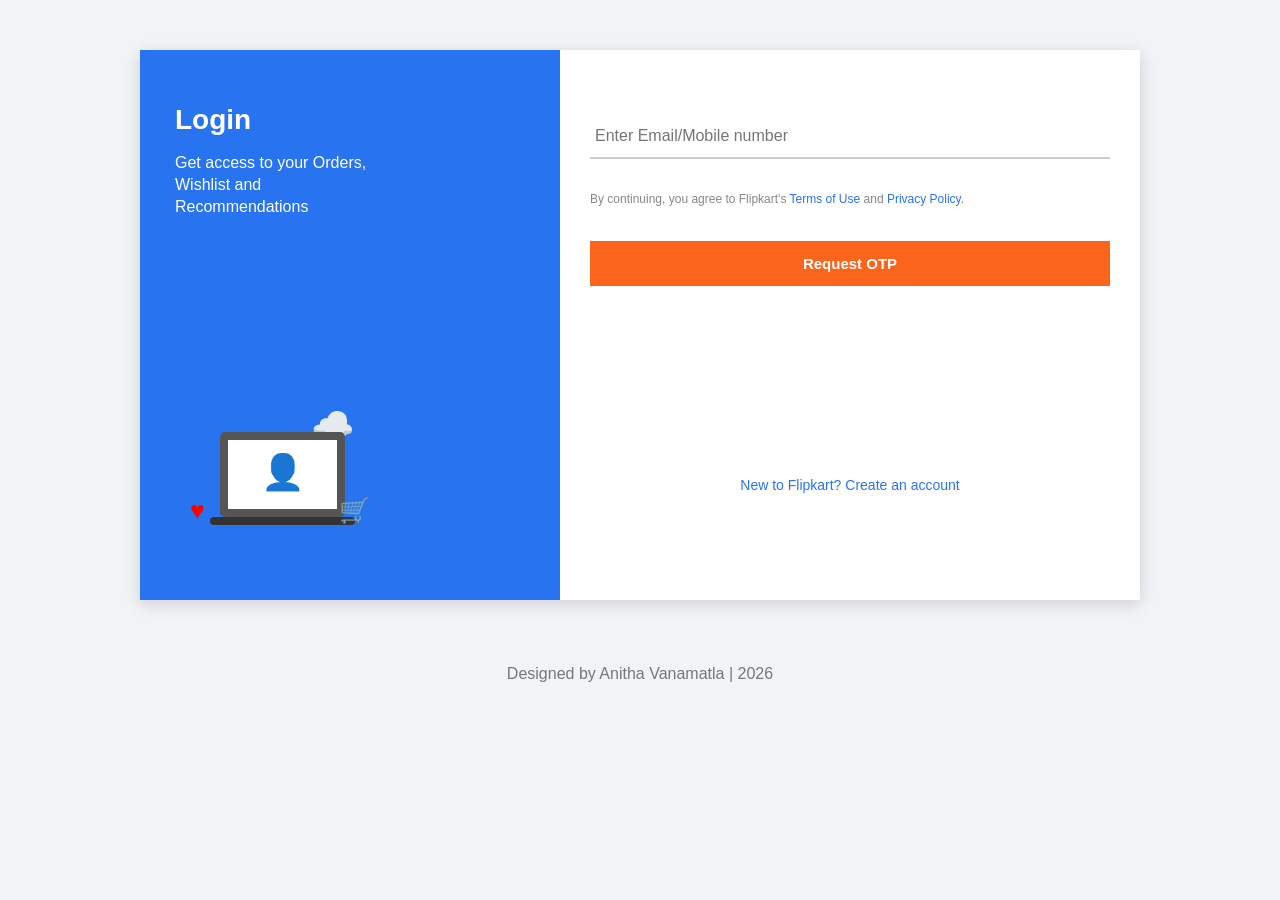
<file: ExcelR_Frontend_Assignments/Assignment_04_Flipkart_Login/index.html>
<!DOCTYPE html>
<html lang="en">

<head>
    <meta charset="UTF-8">
    <meta name="viewport" content="width=device-width, initial-scale=1.0">

    <title>Anitha's Flipkart Login Page</title>

    <link rel="stylesheet" href="style.css">
</head>

<body>

    <div class="login-container">

        <!-- Left Login Information Section -->
        <div class="left-section">

            <h1>Login</h1>

            <p>
                Get access to your Orders,
                Wishlist and Recommendations
            </p>

            <!-- Simple Illustration -->
            <div class="illustration">
                <div class="cloud">☁️</div>
                <div class="laptop">
                    <div class="screen">👤</div>
                    <div class="base"></div>
                </div>
                <div class="heart">♥</div>
                <div class="cart">🛒</div>
            </div>

        </div>

        <!-- Right Login Form Section -->
        <div class="right-section">

            <form action="#" method="get">

                <input
                    type="text"
                    placeholder="Enter Email/Mobile number"
                    required
                    pattern="[0-9]{10}|[A-Za-z0-9._%+-]+@[A-Za-z0-9.-]+\.[A-Za-z]{2,}"
                    title="Enter a valid 10-digit mobile number or email address">

                <p class="terms">
                    By continuing, you agree to Flipkart's
                    <a href="#">Terms of Use</a> and
                    <a href="#">Privacy Policy</a>.
                </p>

                <button type="submit">
                    Request OTP
                </button>

                <div class="create-account">
                    <a href="#">
                        New to Flipkart? Create an account
                    </a>
                </div>

            </form>

        </div>

    </div>

    <footer>
        Designed by Anitha Vanamatla | 2026
    </footer>

</body>
</html>
</file>
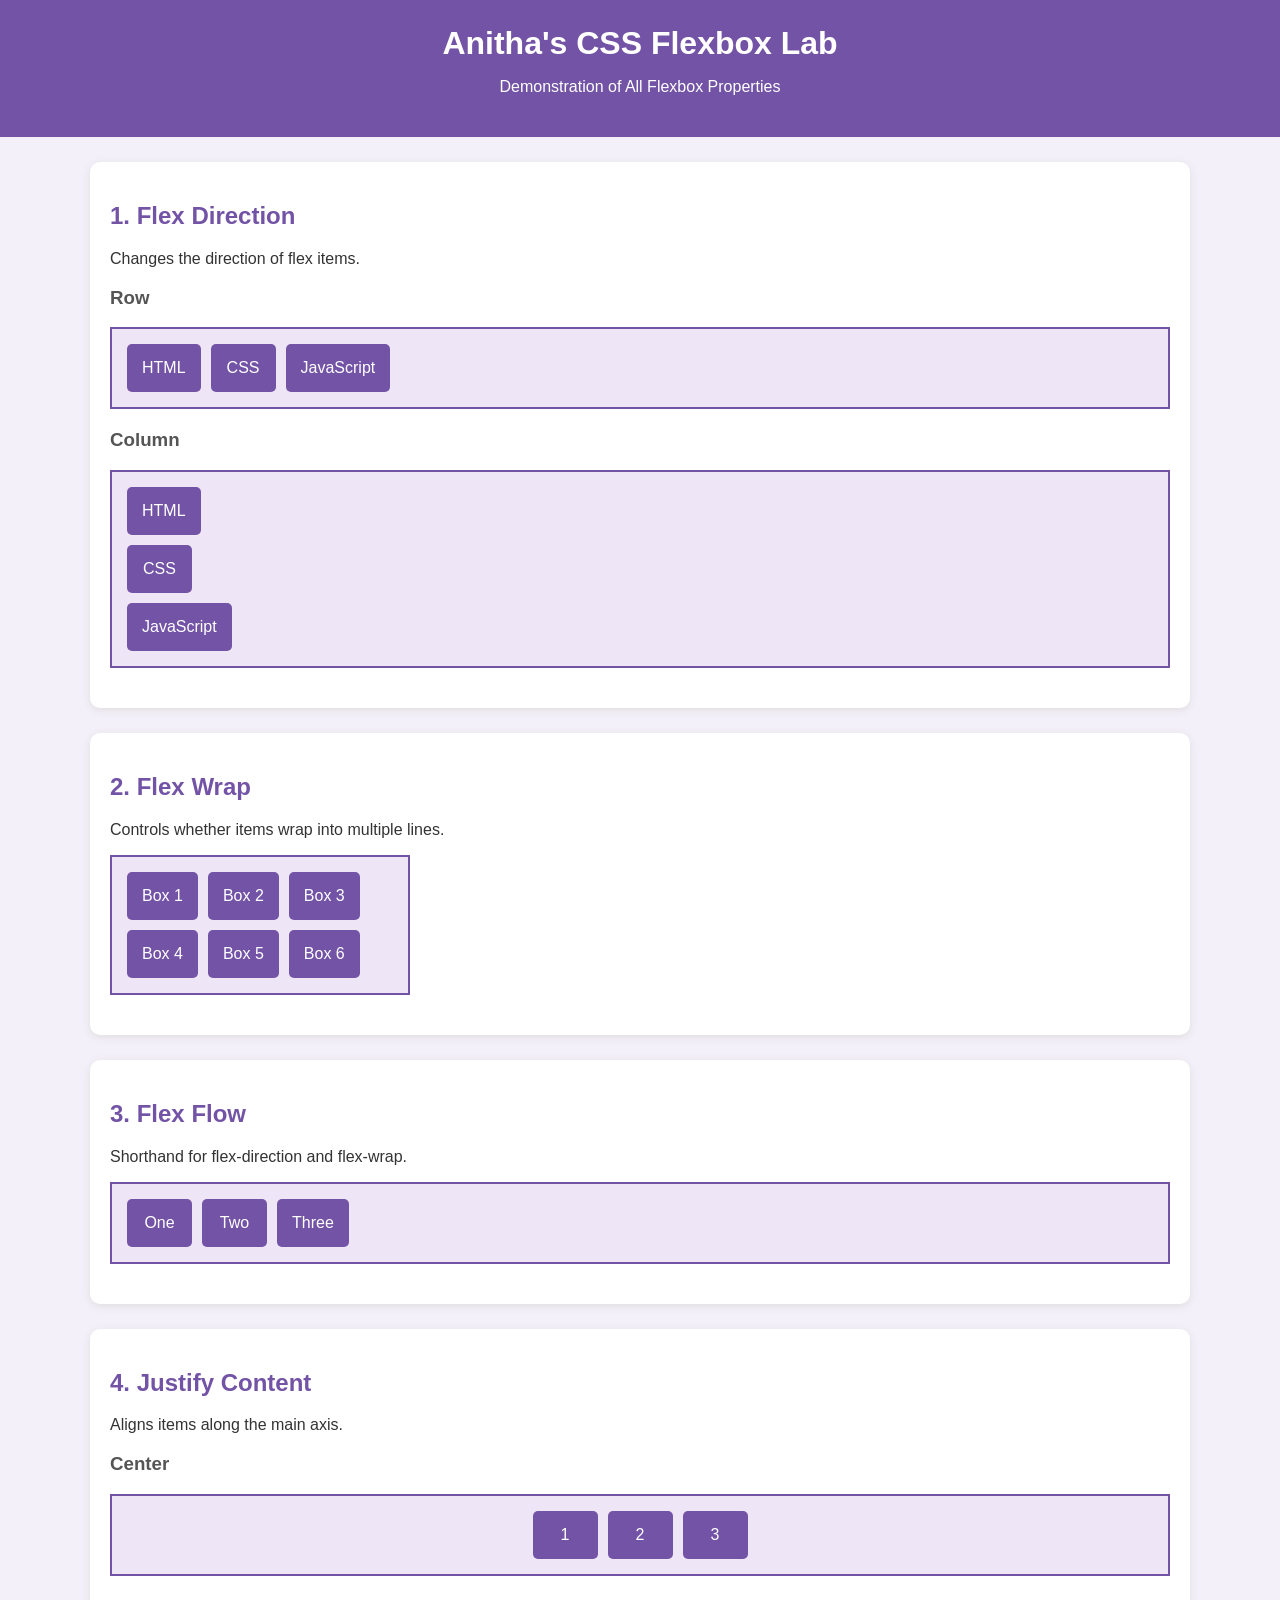
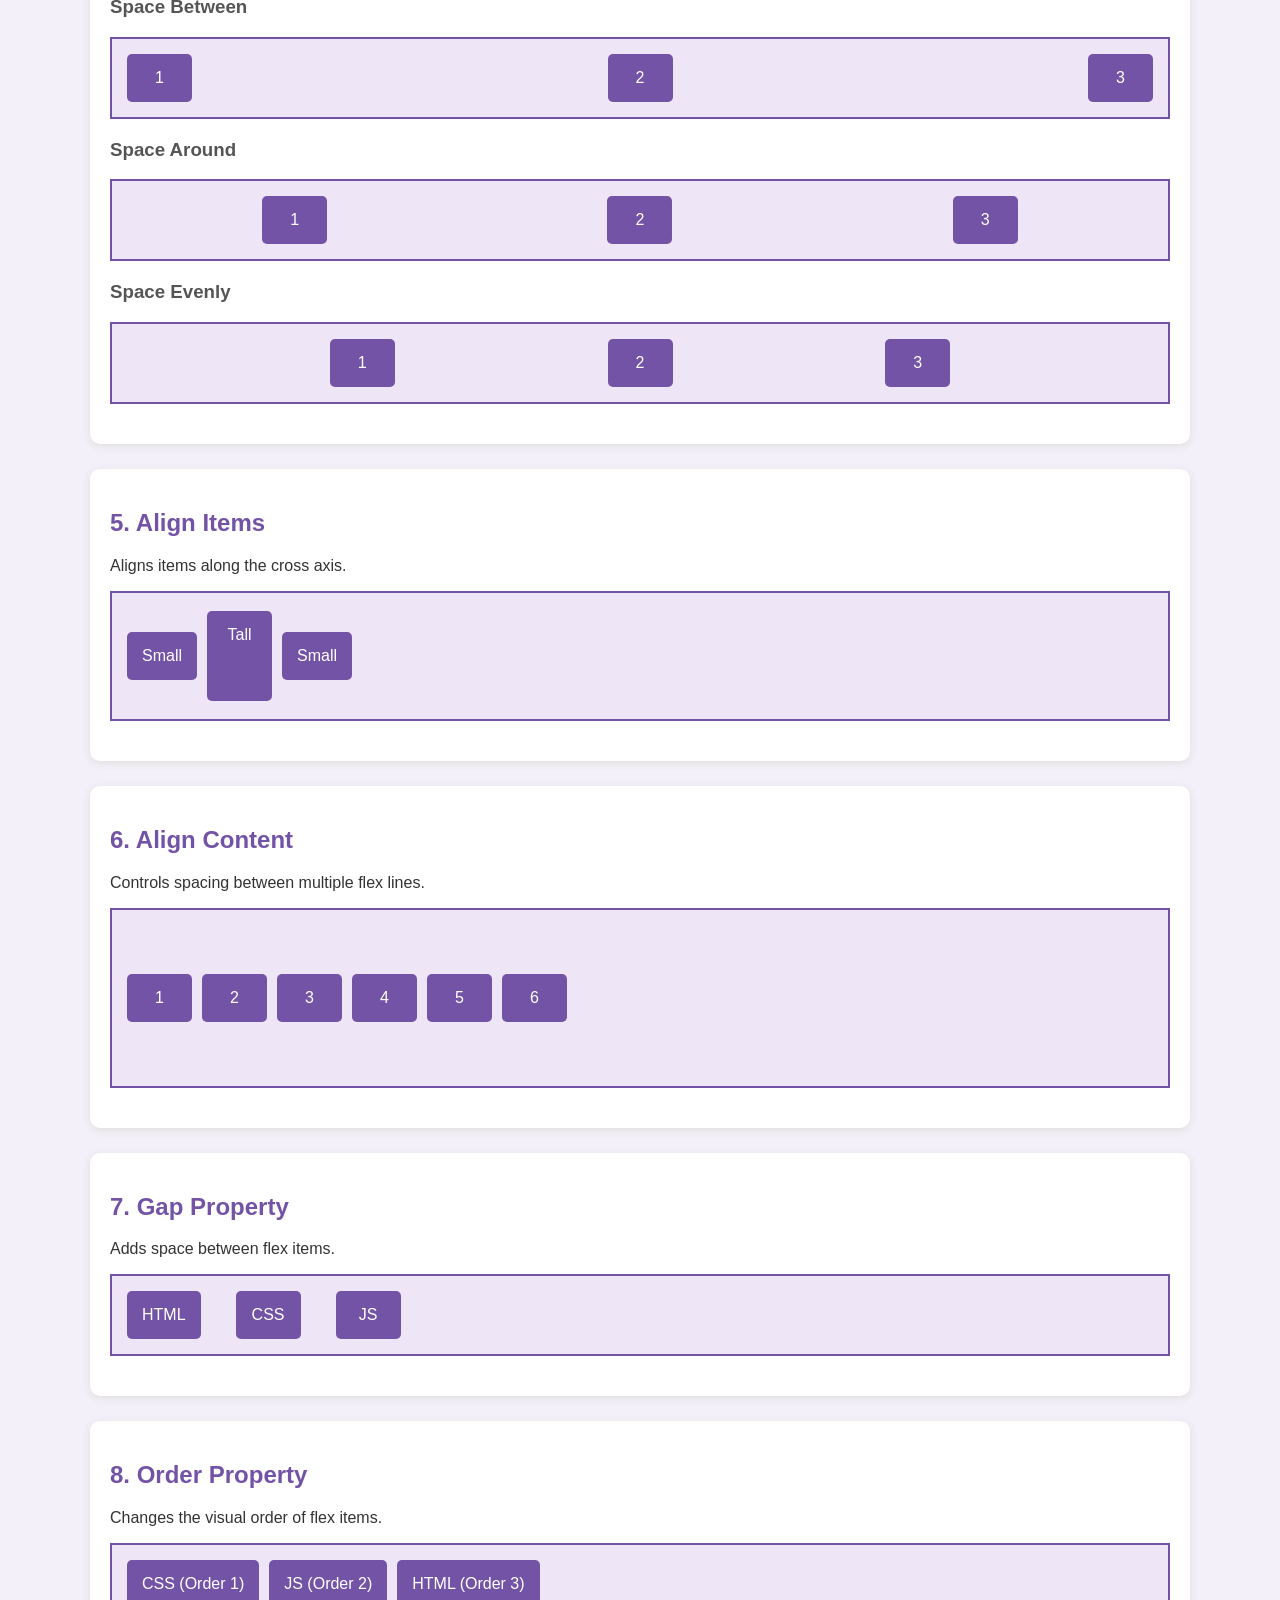
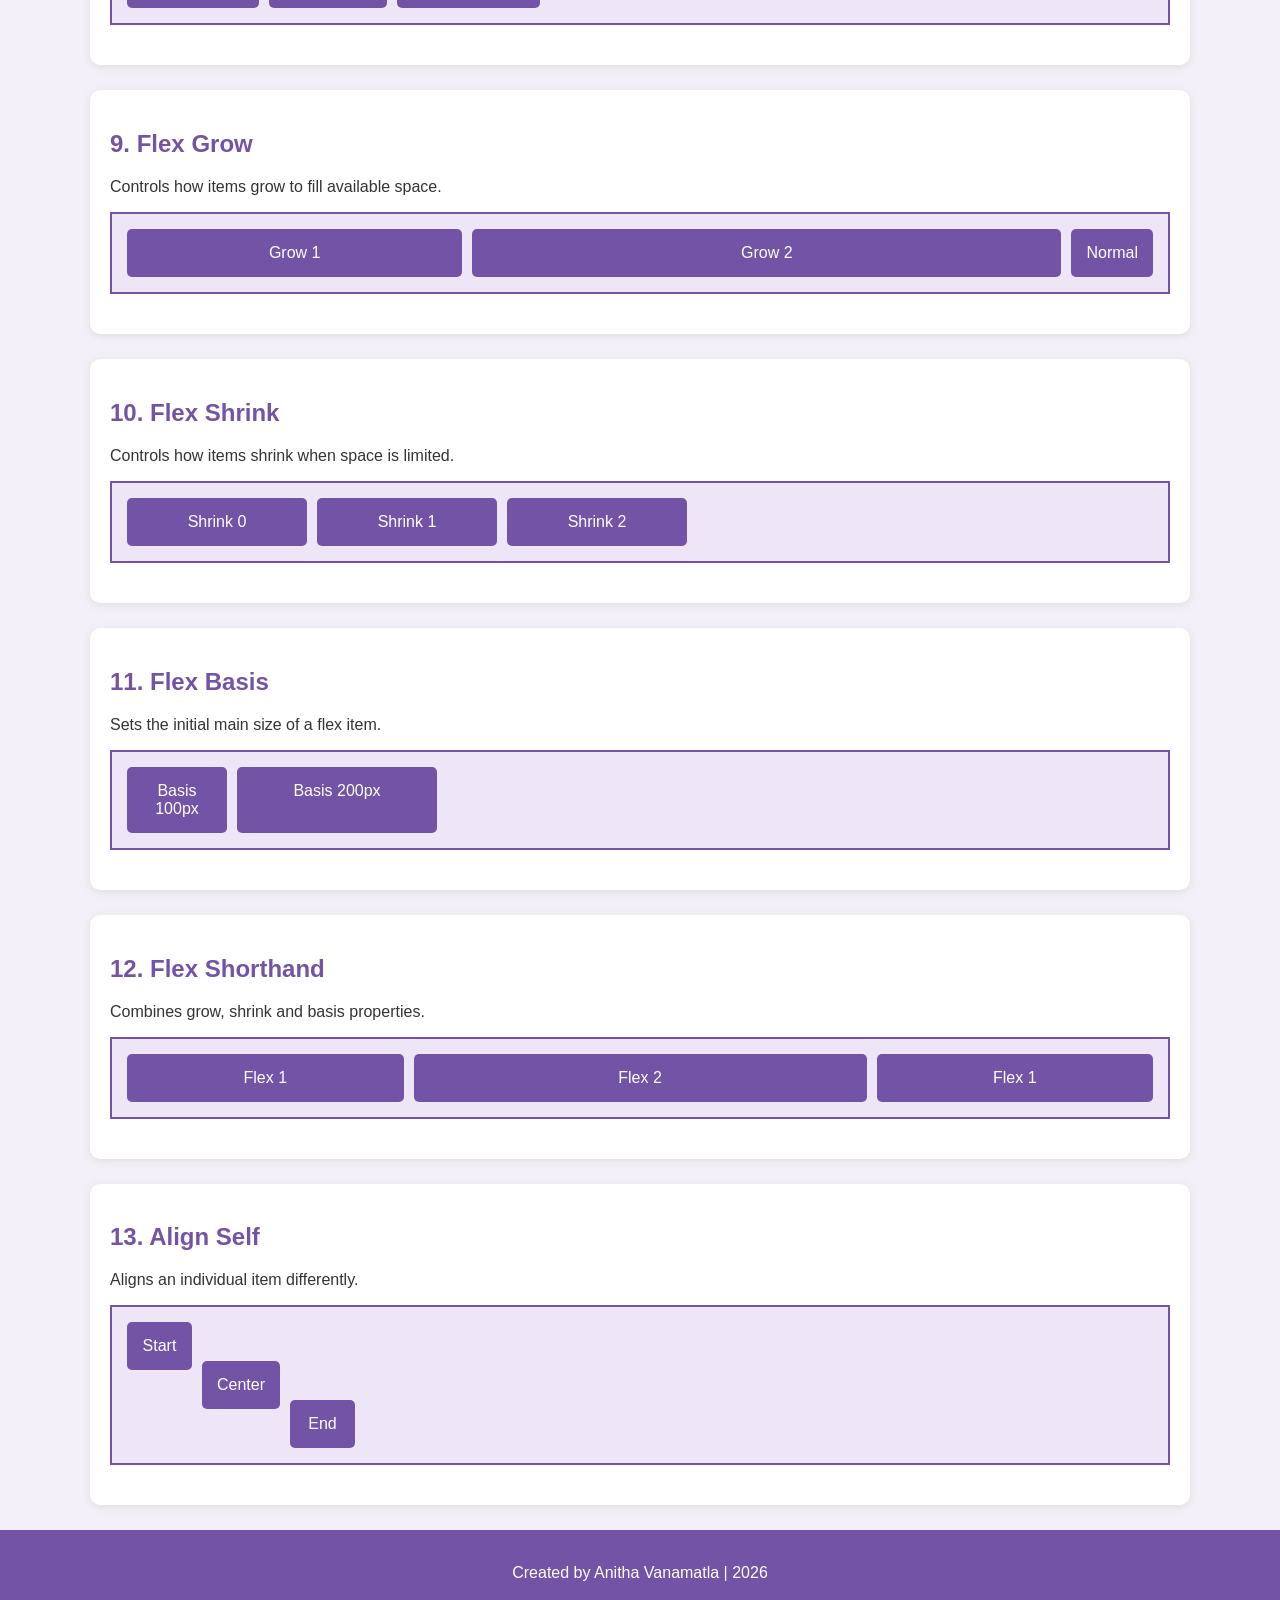
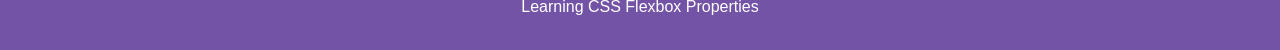
<file: ExcelR_Frontend_Assignments/Assignment_05_Flexbox/index.html>
<!DOCTYPE html>
<html lang="en">

<head>
    <meta charset="UTF-8">
    <meta name="viewport" content="width=device-width, initial-scale=1.0">

    <title>Anitha - CSS Flexbox Properties</title>

    <link rel="stylesheet" href="style.css">
</head>

<body>

    <header>
        <h1>Anitha's CSS Flexbox Lab</h1>
        <p>Demonstration of All Flexbox Properties</p>
    </header>

    <main>

        <!-- 1. Flex Direction -->
        <section>
            <h2>1. Flex Direction</h2>
            <p>Changes the direction of flex items.</p>

            <h3>Row</h3>
            <div class="flex-container row">
                <div class="box">HTML</div>
                <div class="box">CSS</div>
                <div class="box">JavaScript</div>
            </div>

            <h3>Column</h3>
            <div class="flex-container column">
                <div class="box">HTML</div>
                <div class="box">CSS</div>
                <div class="box">JavaScript</div>
            </div>
        </section>

        <!-- 2. Flex Wrap -->
        <section>
            <h2>2. Flex Wrap</h2>
            <p>Controls whether items wrap into multiple lines.</p>

            <div class="flex-container wrap">
                <div class="box">Box 1</div>
                <div class="box">Box 2</div>
                <div class="box">Box 3</div>
                <div class="box">Box 4</div>
                <div class="box">Box 5</div>
                <div class="box">Box 6</div>
            </div>
        </section>

        <!-- 3. Flex Flow -->
        <section>
            <h2>3. Flex Flow</h2>
            <p>Shorthand for flex-direction and flex-wrap.</p>

            <div class="flex-container flow">
                <div class="box">One</div>
                <div class="box">Two</div>
                <div class="box">Three</div>
            </div>
        </section>

        <!-- 4. Justify Content -->
        <section>
            <h2>4. Justify Content</h2>
            <p>Aligns items along the main axis.</p>

            <h3>Center</h3>
            <div class="flex-container justify-center">
                <div class="box">1</div>
                <div class="box">2</div>
                <div class="box">3</div>
            </div>

            <h3>Space Between</h3>
            <div class="flex-container justify-between">
                <div class="box">1</div>
                <div class="box">2</div>
                <div class="box">3</div>
            </div>

            <h3>Space Around</h3>
            <div class="flex-container justify-around">
                <div class="box">1</div>
                <div class="box">2</div>
                <div class="box">3</div>
            </div>

            <h3>Space Evenly</h3>
            <div class="flex-container justify-evenly">
                <div class="box">1</div>
                <div class="box">2</div>
                <div class="box">3</div>
            </div>
        </section>

        <!-- 5. Align Items -->
        <section>
            <h2>5. Align Items</h2>
            <p>Aligns items along the cross axis.</p>

            <div class="flex-container align-center">
                <div class="box">Small</div>
                <div class="box tall">Tall</div>
                <div class="box">Small</div>
            </div>
        </section>

        <!-- 6. Align Content -->
        <section>
            <h2>6. Align Content</h2>
            <p>Controls spacing between multiple flex lines.</p>

            <div class="flex-container align-content">
                <div class="box">1</div>
                <div class="box">2</div>
                <div class="box">3</div>
                <div class="box">4</div>
                <div class="box">5</div>
                <div class="box">6</div>
            </div>
        </section>

        <!-- 7. Gap -->
        <section>
            <h2>7. Gap Property</h2>
            <p>Adds space between flex items.</p>

            <div class="flex-container gap-example">
                <div class="box">HTML</div>
                <div class="box">CSS</div>
                <div class="box">JS</div>
            </div>
        </section>

        <!-- 8. Order -->
        <section>
            <h2>8. Order Property</h2>
            <p>Changes the visual order of flex items.</p>

            <div class="flex-container order-example">
                <div class="box order-three">HTML (Order 3)</div>
                <div class="box order-one">CSS (Order 1)</div>
                <div class="box order-two">JS (Order 2)</div>
            </div>
        </section>

        <!-- 9. Flex Grow -->
        <section>
            <h2>9. Flex Grow</h2>
            <p>Controls how items grow to fill available space.</p>

            <div class="flex-container grow-example">
                <div class="box grow-one">Grow 1</div>
                <div class="box grow-two">Grow 2</div>
                <div class="box">Normal</div>
            </div>
        </section>

        <!-- 10. Flex Shrink -->
        <section>
            <h2>10. Flex Shrink</h2>
            <p>Controls how items shrink when space is limited.</p>

            <div class="flex-container shrink-example">
                <div class="box shrink-zero">Shrink 0</div>
                <div class="box shrink-one">Shrink 1</div>
                <div class="box shrink-two">Shrink 2</div>
            </div>
        </section>

        <!-- 11. Flex Basis -->
        <section>
            <h2>11. Flex Basis</h2>
            <p>Sets the initial main size of a flex item.</p>

            <div class="flex-container basis-example">
                <div class="box">Basis 100px</div>
                <div class="box">Basis 200px</div>
            </div>
        </section>

        <!-- 12. Flex Shorthand -->
        <section>
            <h2>12. Flex Shorthand</h2>
            <p>Combines grow, shrink and basis properties.</p>

            <div class="flex-container flex-example">
                <div class="box">Flex 1</div>
                <div class="box">Flex 2</div>
                <div class="box">Flex 1</div>
            </div>
        </section>

        <!-- 13. Align Self -->
        <section>
            <h2>13. Align Self</h2>
            <p>Aligns an individual item differently.</p>

            <div class="flex-container self-example">
                <div class="box self-start">Start</div>
                <div class="box self-center">Center</div>
                <div class="box self-end">End</div>
            </div>
        </section>

    </main>

    <footer>
        <p>Created by Anitha Vanamatla | 2026</p>
        <p>Learning CSS Flexbox Properties</p>
    </footer>

</body>
</html>
</file>
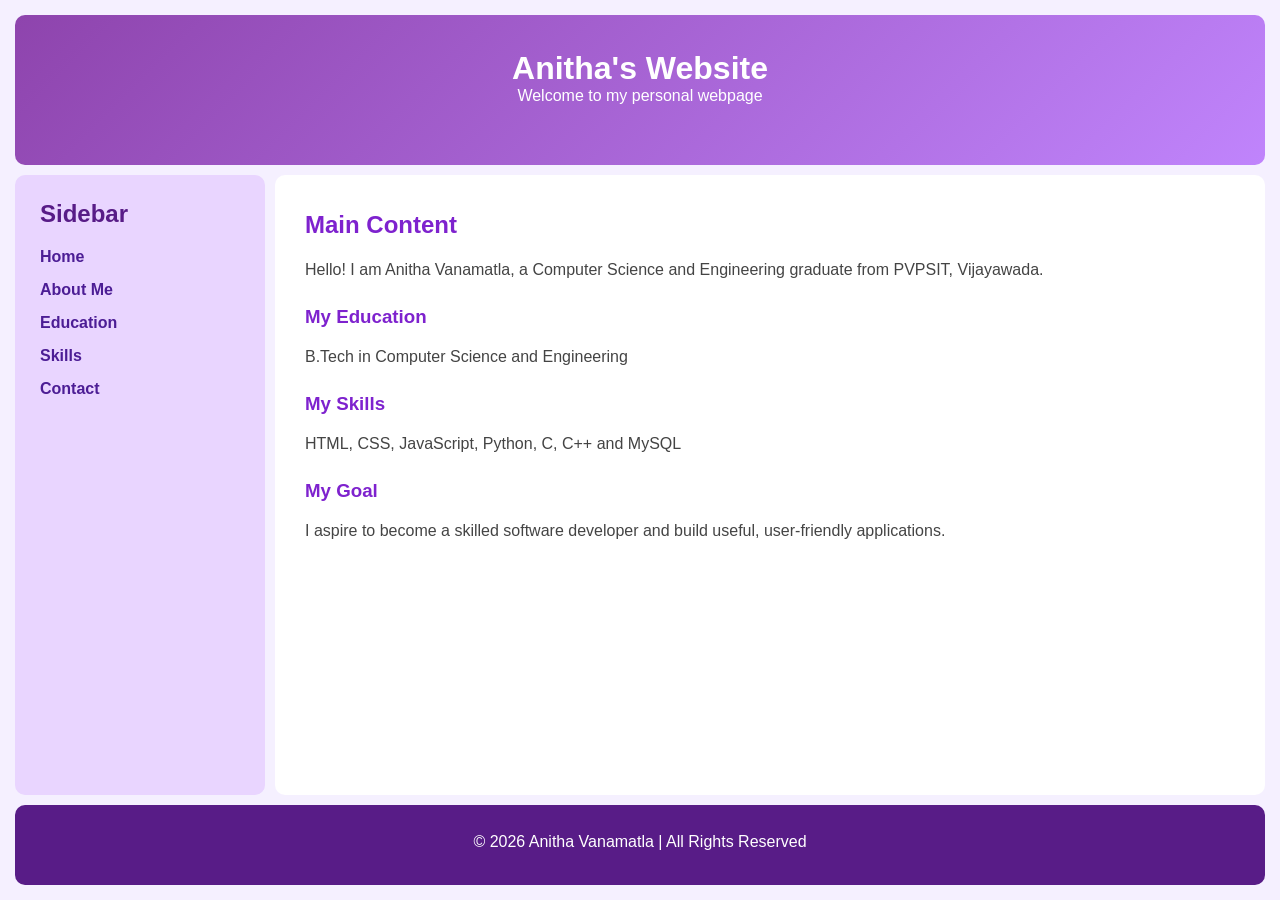
<file: ExcelR_Frontend_Assignments/Assignment_06_Grid/index.html>
<!DOCTYPE html>
<html lang="en">
<head>
    <meta charset="UTF-8">
    <meta name="viewport" content="width=device-width, initial-scale=1.0">
    <title>CSS Grid Layout - Anitha</title>
    <link rel="stylesheet" href="style.css">
</head>
<body>

    <div class="container">

        <header class="header">
            <h1>Anitha's Website</h1>
            <p>Welcome to my personal webpage</p>
        </header>

        <aside class="sidebar">
            <h2>Sidebar</h2>
            <ul>
                <li><a href="#">Home</a></li>
                <li><a href="#">About Me</a></li>
                <li><a href="#">Education</a></li>
                <li><a href="#">Skills</a></li>
                <li><a href="#">Contact</a></li>
            </ul>
        </aside>

        <main class="main-content">
            <h2>Main Content</h2>
            <p>
                Hello! I am Anitha Vanamatla, a Computer Science
                and Engineering graduate from PVPSIT, Vijayawada.
            </p>

            <h3>My Education</h3>
            <p>B.Tech in Computer Science and Engineering</p>

            <h3>My Skills</h3>
            <p>HTML, CSS, JavaScript, Python, C, C++ and MySQL</p>

            <h3>My Goal</h3>
            <p>
                I aspire to become a skilled software developer
                and build useful, user-friendly applications.
            </p>
        </main>

        <footer class="footer">
            <p>© 2026 Anitha Vanamatla | All Rights Reserved</p>
        </footer>

    </div>

</body>
</html>
</file>
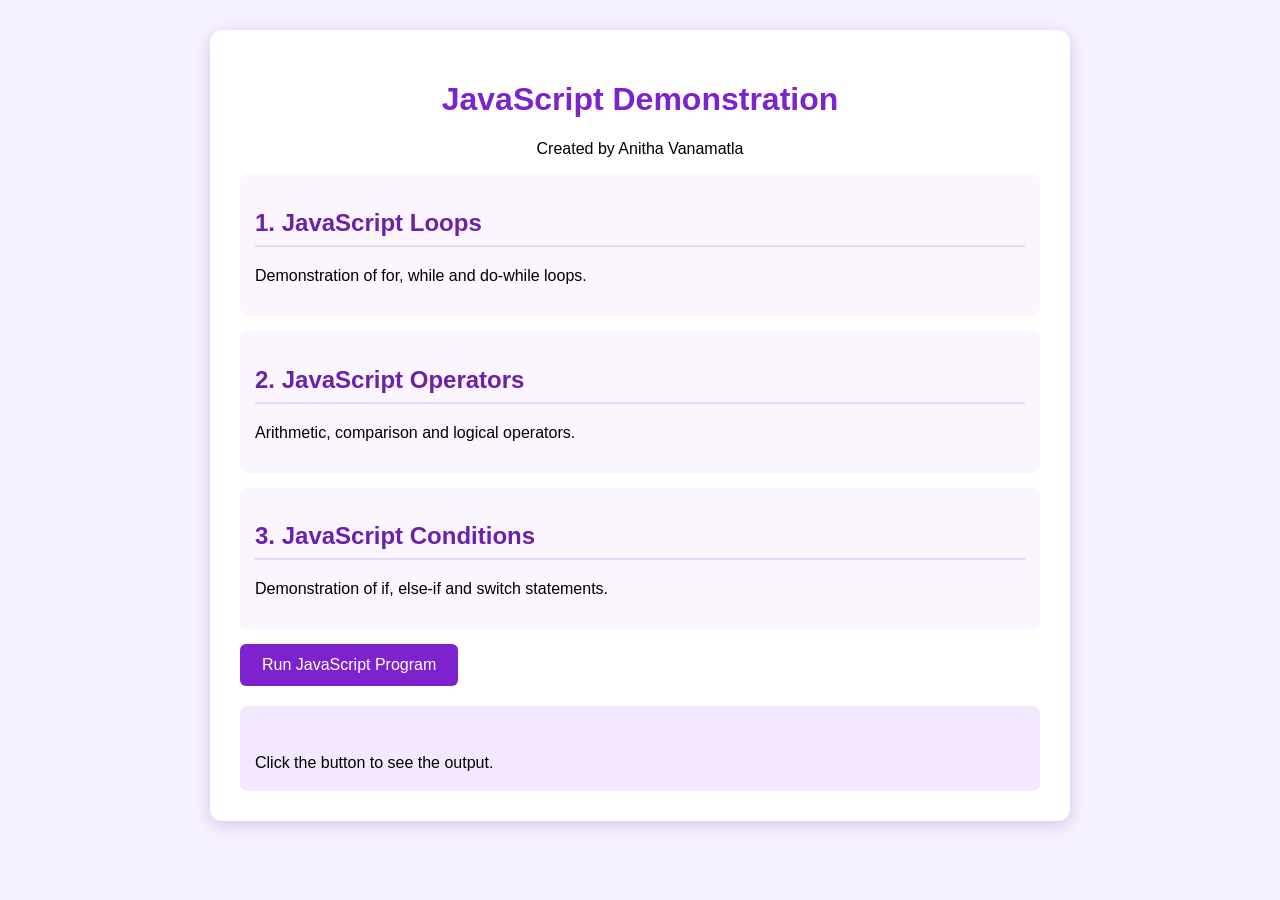
<file: ExcelR_Frontend_Assignments/Assignment_07_JavaScript/index.html>
<!DOCTYPE html>
<html lang="en">
<head>
    <meta charset="UTF-8">
    <meta name="viewport" content="width=device-width, initial-scale=1.0">
    <title>JavaScript Assignment - Anitha</title>
    <style>
        body {
            font-family: Arial, sans-serif;
            background-color: #f5f0ff;
            margin: 0;
            padding: 30px;
        }

        .container {
            max-width: 800px;
            margin: auto;
            background: white;
            padding: 30px;
            border-radius: 12px;
            box-shadow: 0 4px 15px #d8c6ed;
        }

        h1 {
            text-align: center;
            color: #7e22ce;
        }

        h2 {
            color: #6b21a8;
            border-bottom: 2px solid #e9d5ff;
            padding-bottom: 8px;
        }

        .section {
            background: #faf5ff;
            padding: 15px;
            margin: 15px 0;
            border-radius: 8px;
        }

        button {
            background: #7e22ce;
            color: white;
            border: none;
            padding: 12px 22px;
            border-radius: 6px;
            cursor: pointer;
            font-size: 16px;
        }

        button:hover {
            background: #581c87;
        }

        #output {
            margin-top: 20px;
            padding: 15px;
            background: #f3e8ff;
            border-radius: 8px;
            white-space: pre-line;
            line-height: 1.7;
        }
    </style>
</head>
<body>

    <div class="container">
        <h1>JavaScript Demonstration</h1>
        <p style="text-align:center;">
            Created by Anitha Vanamatla
        </p>

        <div class="section">
            <h2>1. JavaScript Loops</h2>
            <p>Demonstration of for, while and do-while loops.</p>
        </div>

        <div class="section">
            <h2>2. JavaScript Operators</h2>
            <p>Arithmetic, comparison and logical operators.</p>
        </div>

        <div class="section">
            <h2>3. JavaScript Conditions</h2>
            <p>Demonstration of if, else-if and switch statements.</p>
        </div>

        <button onclick="runProgram()">Run JavaScript Program</button>

        <div id="output">
            Click the button to see the output.
        </div>
    </div>

    <script src="script.js"></script>
</body>
</html>
</file>
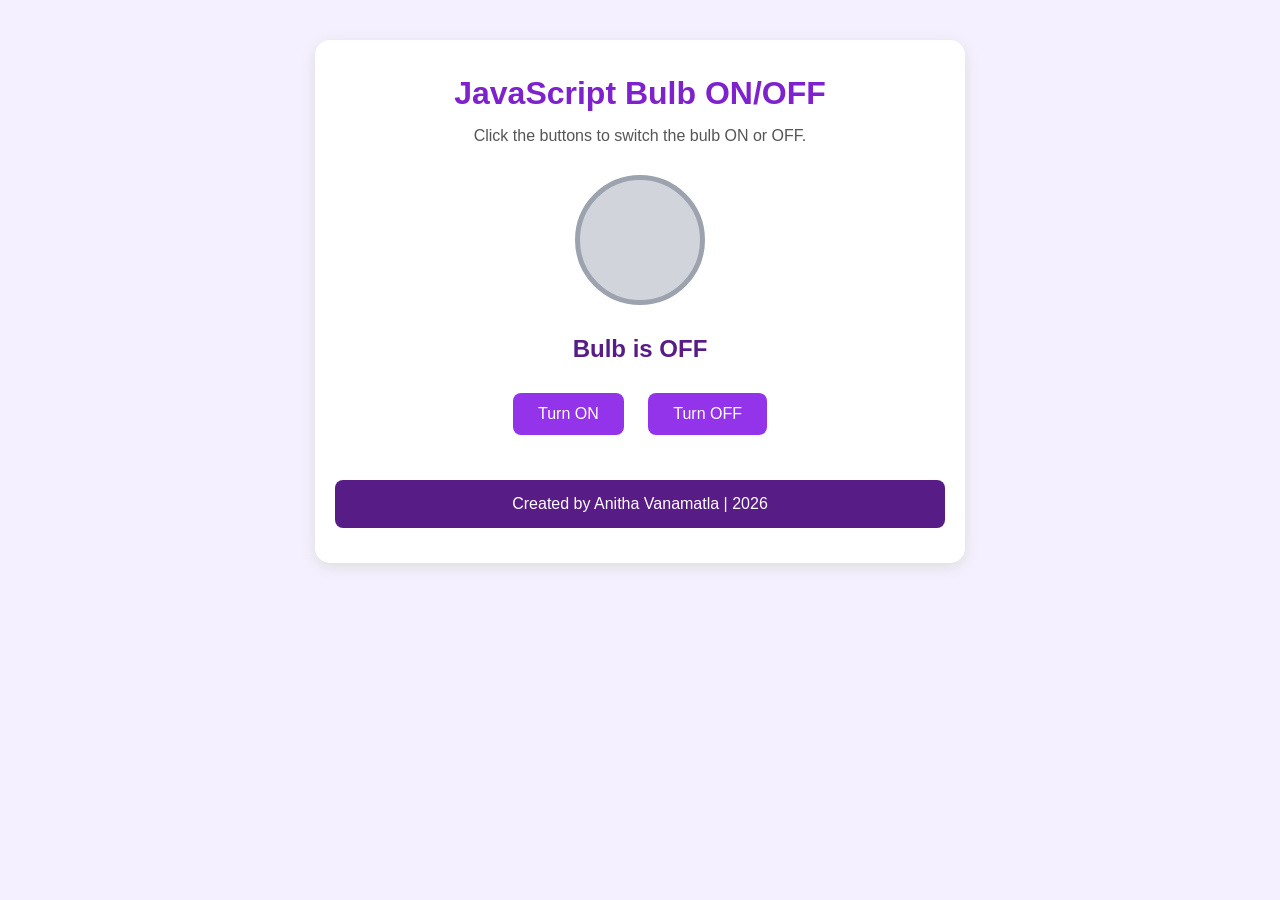
<file: ExcelR_Frontend_Assignments/Assignment_08_Bulb/index.html>
<!DOCTYPE html>
<html lang="en">
<head>
    <meta charset="UTF-8">
    <meta name="viewport" content="width=device-width, initial-scale=1.0">
    <title>Bulb ON OFF - Anitha</title>
    <link rel="stylesheet" href="style.css">
</head>
<body>

    <div class="container">

        <h1>JavaScript Bulb ON/OFF</h1>
        <p>Click the buttons to switch the bulb ON or OFF.</p>

        <div class="bulb-container">
            <div id="bulb" class="bulb"></div>
        </div>

        <h2 id="status">Bulb is OFF</h2>

        <div class="buttons">
            <button onclick="turnOn()">Turn ON</button>
            <button onclick="turnOff()">Turn OFF</button>
        </div>

        <footer>
            <p>Created by Anitha Vanamatla | 2026</p>
        </footer>

    </div>

    <script src="script.js"></script>

</body>
</html>
</file>
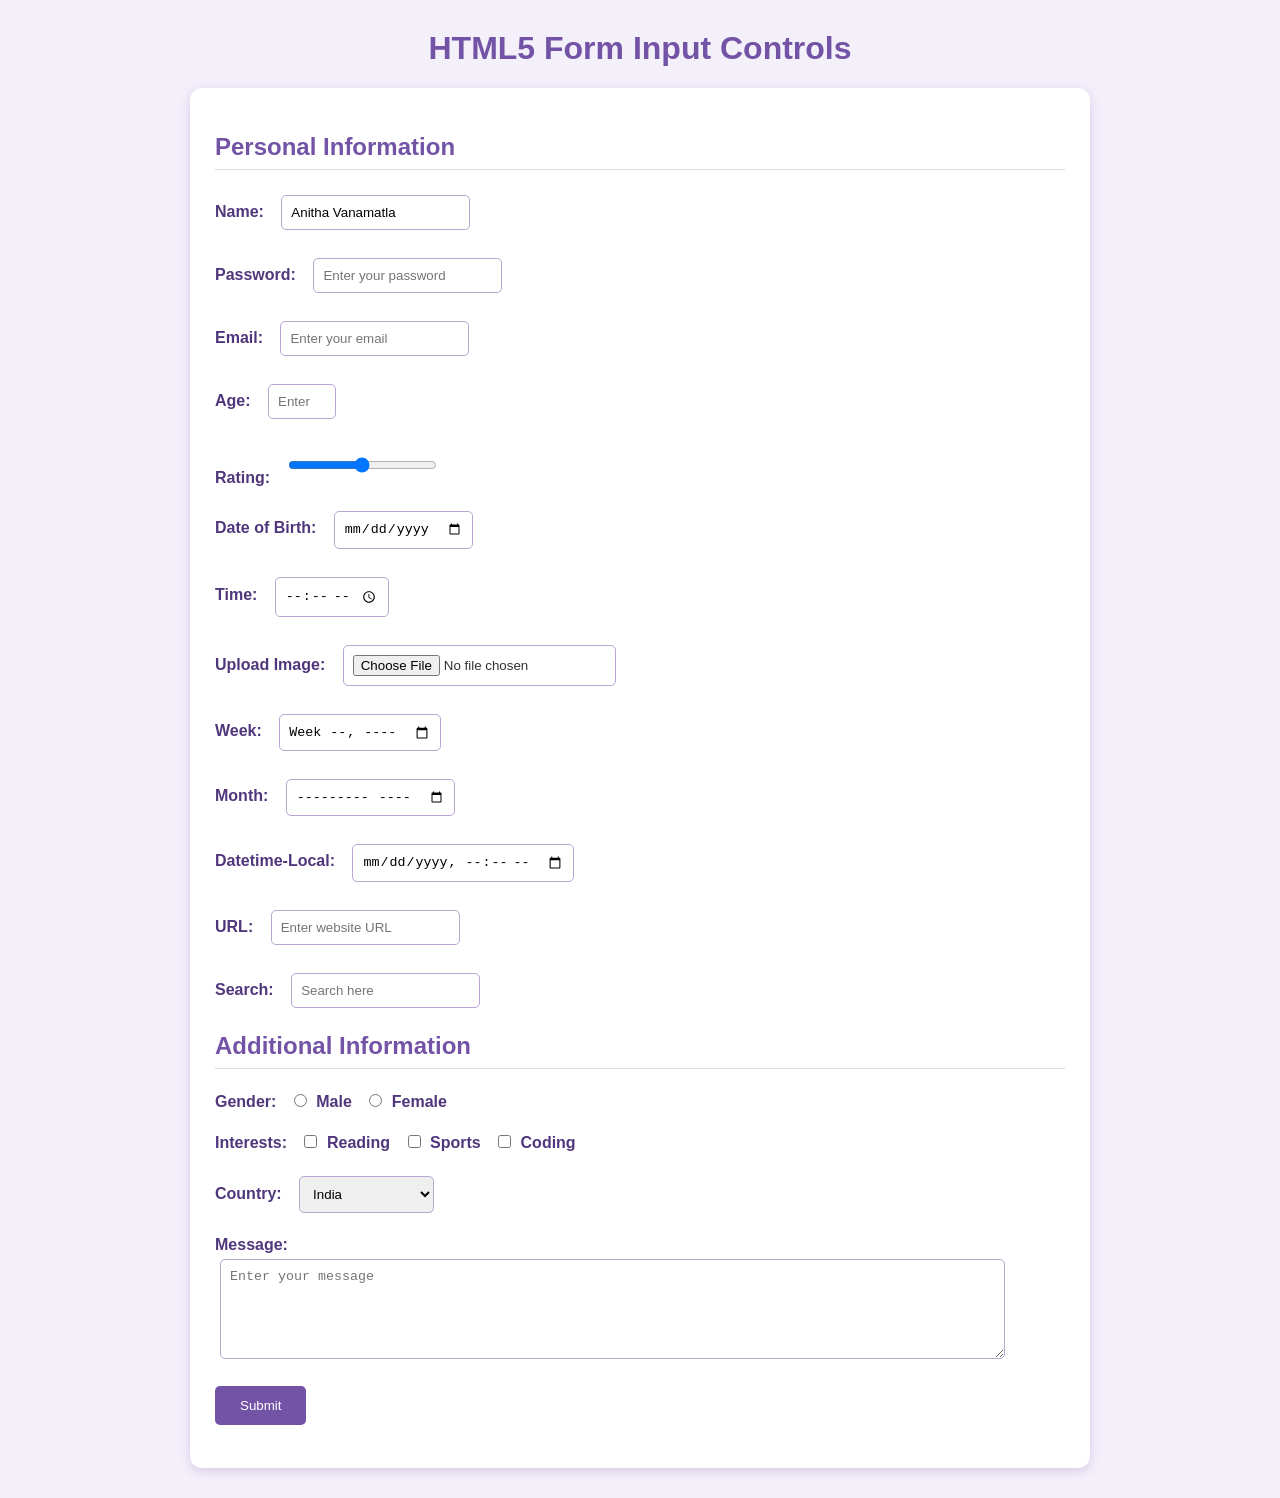
<file: ExcelR_Frontend_Assignments/input.html>
<!DOCTYPE html>
<html lang="en">

<head>
    <meta charset="UTF-8">
    <meta name="viewport" content="width=device-width, initial-scale=1.0">

    <title>Anitha - HTML5 Form Controls</title>

    <style>
        body {
            font-family: Arial, sans-serif;
            background-color: #f4f0fa;
            margin: 30px;
            color: #333;
        }

        h1 {
            text-align: center;
            color: #7353a6;
        }

        form {
            background-color: white;
            max-width: 850px;
            margin: auto;
            padding: 25px;
            border-radius: 12px;
            box-shadow: 0 3px 12px #d5c9e5;
        }

        .form-row {
            margin: 18px 0;
        }

        label {
            display: inline-block;
            margin-right: 8px;
            font-weight: bold;
            color: #50377c;
        }

        input, select, textarea {
            padding: 9px;
            margin: 5px;
            border: 1px solid #b9a6d2;
            border-radius: 5px;
        }

        textarea {
            width: 90%;
            height: 80px;
        }

        button {
            background-color: #7353a6;
            color: white;
            border: none;
            padding: 12px 25px;
            border-radius: 5px;
            cursor: pointer;
        }

        button:hover {
            background-color: #50377c;
        }

        .section-title {
            color: #7353a6;
            border-bottom: 1px solid #ddd;
            padding-bottom: 8px;
        }
    </style>

</head>

<body>

    <h1>HTML5 Form Input Controls</h1>

    <form>

        <h2 class="section-title">Personal Information</h2>

        <!-- Text Input -->
        <div class="form-row">
            <label for="name">Name:</label>
            <input type="text" id="name"
                value="Anitha Vanamatla"
                placeholder="Enter your name">
        </div>

        <!-- Password Input -->
        <div class="form-row">
            <label for="password">Password:</label>
            <input type="password" id="password"
                placeholder="Enter your password">
        </div>

        <!-- Email Input -->
        <div class="form-row">
            <label for="email">Email:</label>
            <input type="email" id="email"
                placeholder="Enter your email">
        </div>

        <!-- Number Input -->
        <div class="form-row">
            <label for="age">Age:</label>
            <input type="number" id="age"
                placeholder="Enter your age" min="1" max="100">
        </div>

        <!-- Range Input -->
        <div class="form-row">
            <label for="rating">Rating:</label>
            <input type="range" id="rating"
                min="0" max="10" value="5">
        </div>

        <!-- Date Input -->
        <div class="form-row">
            <label for="dob">Date of Birth:</label>
            <input type="date" id="dob">
        </div>

        <!-- Time Input -->
        <div class="form-row">
            <label for="time">Time:</label>
            <input type="time" id="time">
        </div>

        <!-- File Input -->
        <div class="form-row">
            <label for="image">Upload Image:</label>
            <input type="file" id="image" accept="image/*">
        </div>

        <!-- Week Input -->
        <div class="form-row">
            <label for="week">Week:</label>
            <input type="week" id="week">
        </div>

        <!-- Month Input -->
        <div class="form-row">
            <label for="month">Month:</label>
            <input type="month" id="month">
        </div>

        <!-- Datetime-local Input -->
        <div class="form-row">
            <label for="datetime">Datetime-Local:</label>
            <input type="datetime-local" id="datetime">
        </div>

        <!-- URL Input -->
        <div class="form-row">
            <label for="url">URL:</label>
            <input type="url" id="url"
                placeholder="Enter website URL">
        </div>

        <!-- Search Input -->
        <div class="form-row">
            <label for="search">Search:</label>
            <input type="search" id="search"
                placeholder="Search here">
        </div>

        <h2 class="section-title">Additional Information</h2>

        <!-- Radio Buttons -->
        <div class="form-row">
            <label>Gender:</label>

            <input type="radio" id="male"
                name="gender" value="Male">
            <label for="male">Male</label>

            <input type="radio" id="female"
                name="gender" value="Female">
            <label for="female">Female</label>
        </div>

        <!-- Checkboxes -->
        <div class="form-row">
            <label>Interests:</label>

            <input type="checkbox" id="reading"
                name="interest" value="Reading">
            <label for="reading">Reading</label>

            <input type="checkbox" id="sports"
                name="interest" value="Sports">
            <label for="sports">Sports</label>

            <input type="checkbox" id="coding"
                name="interest" value="Coding">
            <label for="coding">Coding</label>
        </div>

        <!-- Select Dropdown -->
        <div class="form-row">
            <label for="country">Country:</label>

            <select id="country" name="country">
                <option value="India">India</option>
                <option value="USA">United States</option>
                <option value="UK">United Kingdom</option>
                <option value="Canada">Canada</option>
                <option value="Australia">Australia</option>
            </select>
        </div>

        <!-- Textarea -->
        <div class="form-row">
            <label for="message">Message:</label>
            <br>

            <textarea id="message"
                placeholder="Enter your message"></textarea>
        </div>

        <!-- Submit Button -->
        <div class="form-row">
            <button type="submit">Submit</button>
        </div>

    </form>

</body>
</html>
</file>
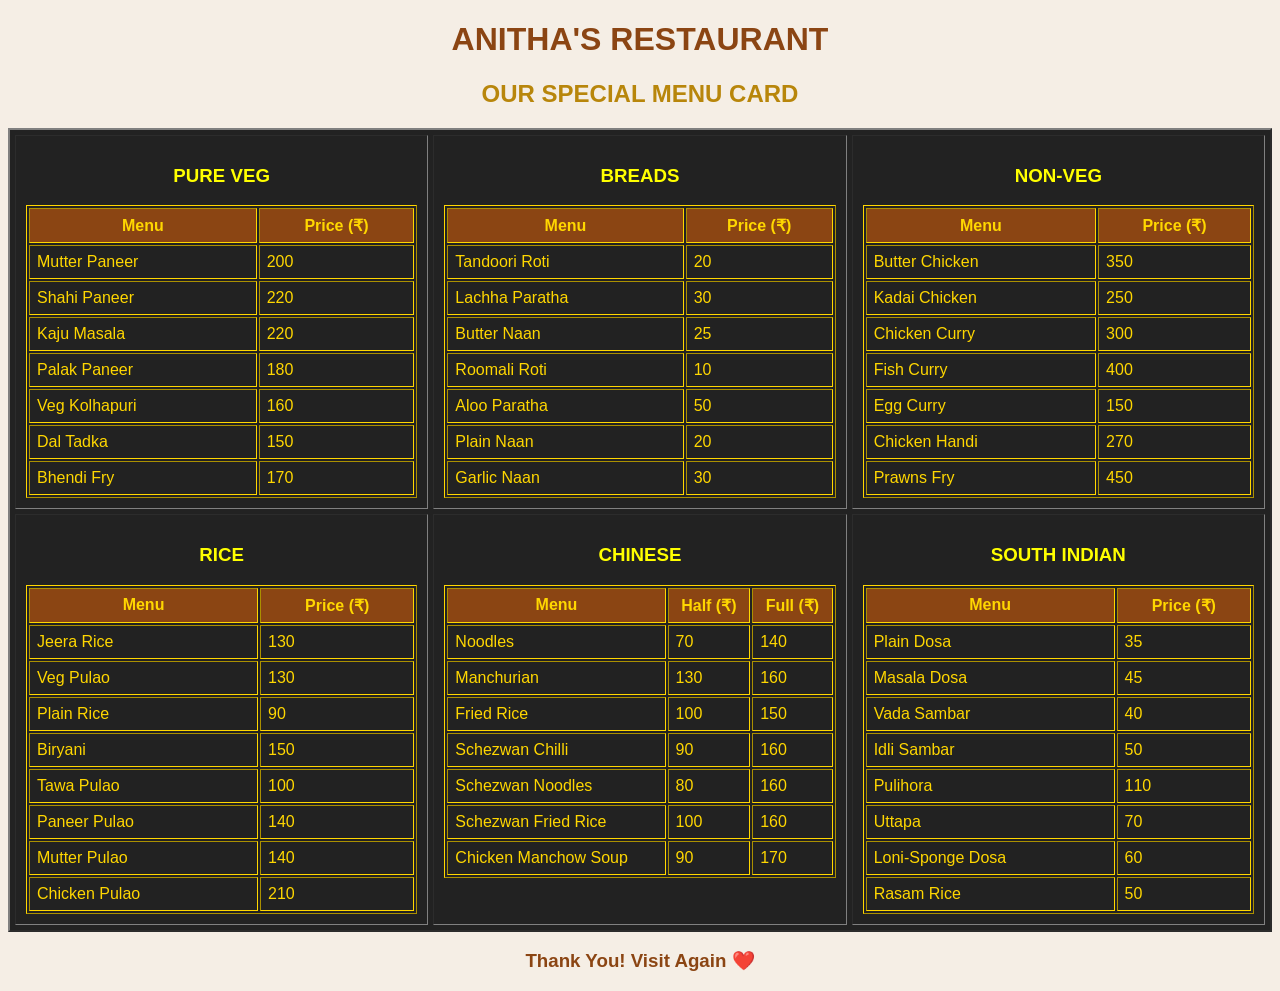
<file: ExcelR_Frontend_Assignments/menucard.html>
<!DOCTYPE html>
<html lang="en">

<head>
    <meta charset="UTF-8">
    <meta name="viewport" content="width=device-width, initial-scale=1.0">

    <title>Anitha's Restaurant - Menu Card</title>
</head>

<body style="background-color: #f5eee5; font-family: Arial;">

    <h1 style="text-align:center; color:#8b4513;">
        ANITHA'S RESTAURANT
    </h1>

    <h2 style="text-align:center; color:#b8860b;">
        OUR SPECIAL MENU CARD
    </h2>

    <table border="2" cellpadding="10" cellspacing="5"
        style="width:100%; background-color:#222; color:gold;">

        <tr>

            <!-- PURE VEG -->
            <td style="width:33%; vertical-align:top;">

                <h3 style="text-align:center; color:yellow;">
                    PURE VEG
                </h3>

                <table border="1" width="100%" cellpadding="7"
                    style="color:gold; border-color:gold;">

                    <tr style="background-color:#8b4513;">
                        <th>Menu</th>
                        <th>Price (₹)</th>
                    </tr>

                    <tr><td>Mutter Paneer</td><td>200</td></tr>
                    <tr><td>Shahi Paneer</td><td>220</td></tr>
                    <tr><td>Kaju Masala</td><td>220</td></tr>
                    <tr><td>Palak Paneer</td><td>180</td></tr>
                    <tr><td>Veg Kolhapuri</td><td>160</td></tr>
                    <tr><td>Dal Tadka</td><td>150</td></tr>
                    <tr><td>Bhendi Fry</td><td>170</td></tr>

                </table>
            </td>

            <!-- BREADS -->
            <td style="width:33%; vertical-align:top;">

                <h3 style="text-align:center; color:yellow;">
                    BREADS
                </h3>

                <table border="1" width="100%" cellpadding="7"
                    style="color:gold; border-color:gold;">

                    <tr style="background-color:#8b4513;">
                        <th>Menu</th>
                        <th>Price (₹)</th>
                    </tr>

                    <tr><td>Tandoori Roti</td><td>20</td></tr>
                    <tr><td>Lachha Paratha</td><td>30</td></tr>
                    <tr><td>Butter Naan</td><td>25</td></tr>
                    <tr><td>Roomali Roti</td><td>10</td></tr>
                    <tr><td>Aloo Paratha</td><td>50</td></tr>
                    <tr><td>Plain Naan</td><td>20</td></tr>
                    <tr><td>Garlic Naan</td><td>30</td></tr>

                </table>
            </td>

            <!-- NON VEG -->
            <td style="width:33%; vertical-align:top;">

                <h3 style="text-align:center; color:yellow;">
                    NON-VEG
                </h3>

                <table border="1" width="100%" cellpadding="7"
                    style="color:gold; border-color:gold;">

                    <tr style="background-color:#8b4513;">
                        <th>Menu</th>
                        <th>Price (₹)</th>
                    </tr>

                    <tr><td>Butter Chicken</td><td>350</td></tr>
                    <tr><td>Kadai Chicken</td><td>250</td></tr>
                    <tr><td>Chicken Curry</td><td>300</td></tr>
                    <tr><td>Fish Curry</td><td>400</td></tr>
                    <tr><td>Egg Curry</td><td>150</td></tr>
                    <tr><td>Chicken Handi</td><td>270</td></tr>
                    <tr><td>Prawns Fry</td><td>450</td></tr>

                </table>
            </td>

        </tr>

        <tr>

            <!-- RICE -->
            <td style="vertical-align:top;">

                <h3 style="text-align:center; color:yellow;">
                    RICE
                </h3>

                <table border="1" width="100%" cellpadding="7"
                    style="color:gold; border-color:gold;">

                    <tr style="background-color:#8b4513;">
                        <th>Menu</th>
                        <th>Price (₹)</th>
                    </tr>

                    <tr><td>Jeera Rice</td><td>130</td></tr>
                    <tr><td>Veg Pulao</td><td>130</td></tr>
                    <tr><td>Plain Rice</td><td>90</td></tr>
                    <tr><td>Biryani</td><td>150</td></tr>
                    <tr><td>Tawa Pulao</td><td>100</td></tr>
                    <tr><td>Paneer Pulao</td><td>140</td></tr>
                    <tr><td>Mutter Pulao</td><td>140</td></tr>
                    <tr><td>Chicken Pulao</td><td>210</td></tr>

                </table>
            </td>

            <!-- CHINESE -->
            <td style="vertical-align:top;">

                <h3 style="text-align:center; color:yellow;">
                    CHINESE
                </h3>

                <table border="1" width="100%" cellpadding="7"
                    style="color:gold; border-color:gold;">

                    <tr style="background-color:#8b4513;">
                        <th>Menu</th>
                        <th>Half (₹)</th>
                        <th>Full (₹)</th>
                    </tr>

                    <tr><td>Noodles</td><td>70</td><td>140</td></tr>
                    <tr><td>Manchurian</td><td>130</td><td>160</td></tr>
                    <tr><td>Fried Rice</td><td>100</td><td>150</td></tr>
                    <tr><td>Schezwan Chilli</td><td>90</td><td>160</td></tr>
                    <tr><td>Schezwan Noodles</td><td>80</td><td>160</td></tr>
                    <tr><td>Schezwan Fried Rice</td><td>100</td><td>160</td></tr>
                    <tr><td>Chicken Manchow Soup</td><td>90</td><td>170</td></tr>

                </table>
            </td>

            <!-- SOUTH INDIAN -->
            <td style="vertical-align:top;">

                <h3 style="text-align:center; color:yellow;">
                    SOUTH INDIAN
                </h3>

                <table border="1" width="100%" cellpadding="7"
                    style="color:gold; border-color:gold;">

                    <tr style="background-color:#8b4513;">
                        <th>Menu</th>
                        <th>Price (₹)</th>
                    </tr>

                    <tr><td>Plain Dosa</td><td>35</td></tr>
                    <tr><td>Masala Dosa</td><td>45</td></tr>
                    <tr><td>Vada Sambar</td><td>40</td></tr>
                    <tr><td>Idli Sambar</td><td>50</td></tr>
                    <tr><td>Pulihora</td><td>110</td></tr>
                    <tr><td>Uttapa</td><td>70</td></tr>
                    <tr><td>Loni-Sponge Dosa</td><td>60</td></tr>
                    <tr><td>Rasam Rice</td><td>50</td></tr>

                </table>
            </td>

        </tr>

    </table>

    <h3 style="text-align:center; color:#8b4513;">
        Thank You! Visit Again ❤️
    </h3>

</body>
</html>
</file>
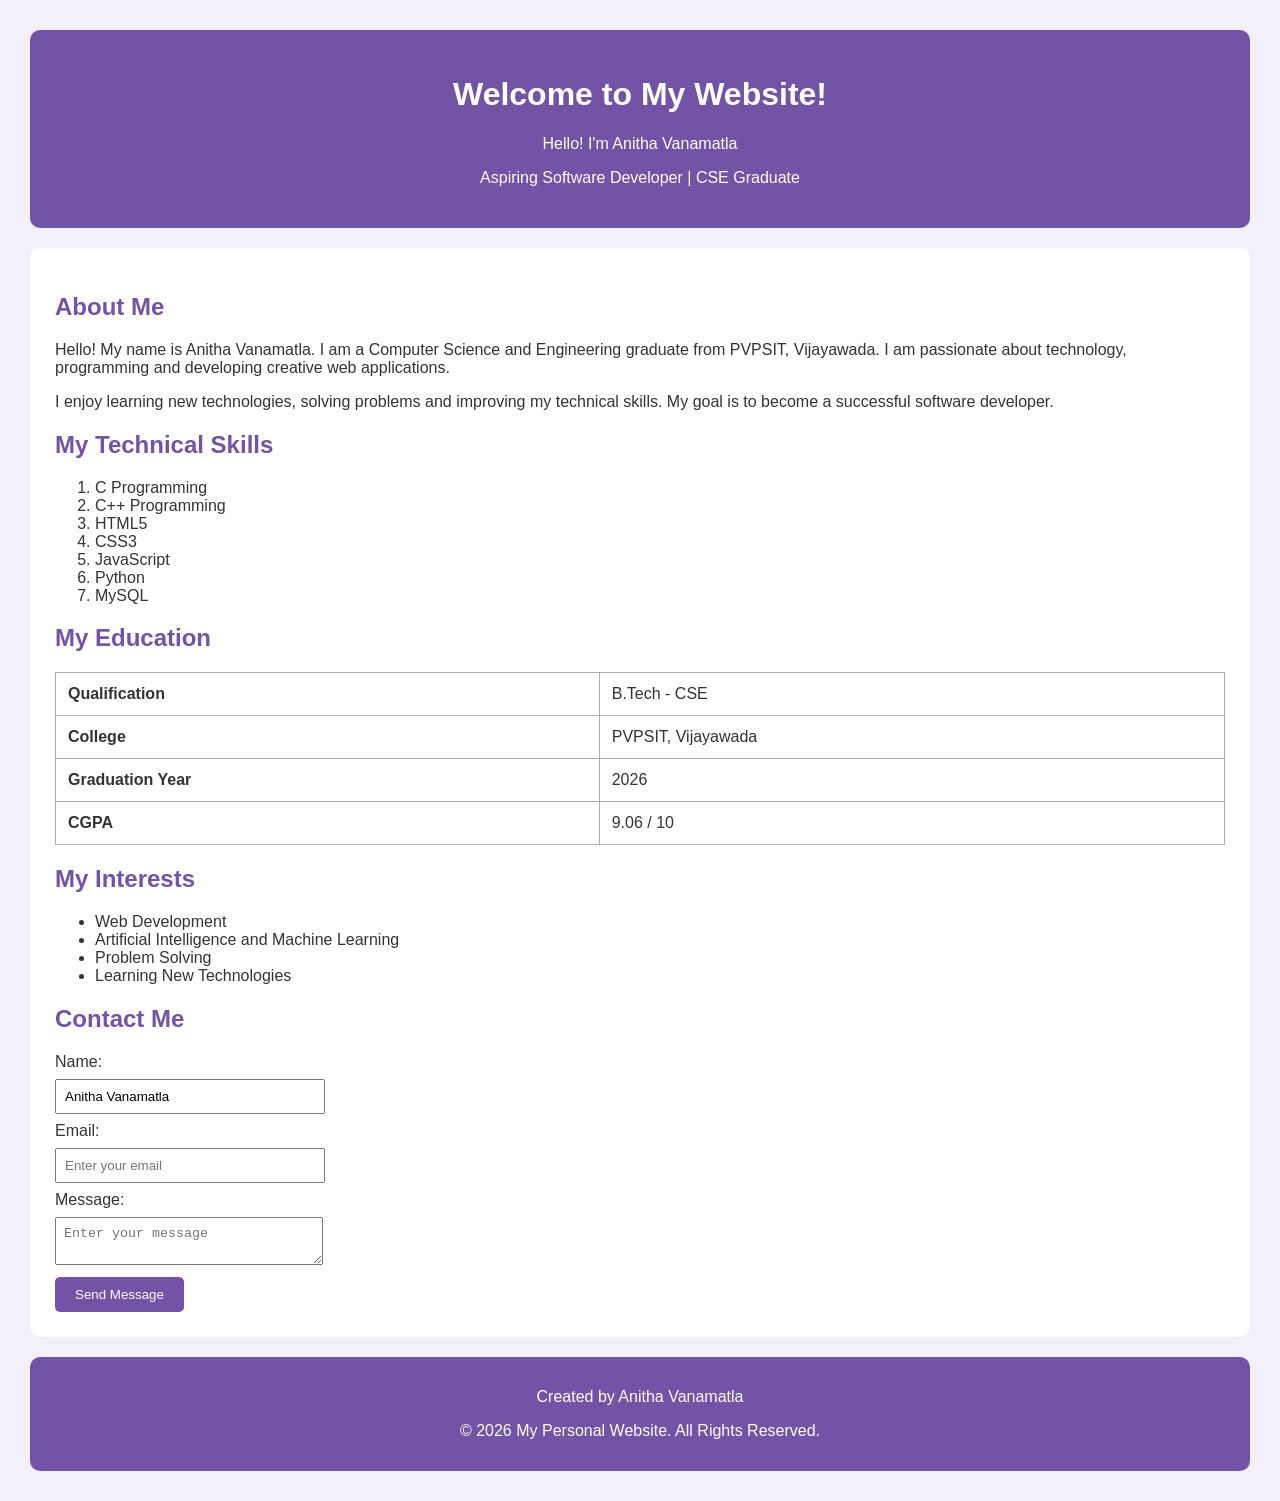
<file: ExcelR_Frontend_Assignments/website.html>
<!DOCTYPE html>
<html lang="en">

<head>
    <meta charset="UTF-8">
    <meta name="viewport" content="width=device-width, initial-scale=1.0">

    <title>Anitha Vanamatla | My Website</title>

    <style>
        body {
            font-family: Arial, sans-serif;
            margin: 30px;
            background-color: #f4f0fa;
            color: #333;
        }

        header {
            background-color: #7353a6;
            color: white;
            text-align: center;
            padding: 25px;
            border-radius: 10px;
        }

        main {
            background-color: white;
            padding: 25px;
            margin-top: 20px;
            border-radius: 10px;
        }

        h2 {
            color: #7353a6;
        }

        table {
            border-collapse: collapse;
            width: 100%;
            margin: 20px 0;
        }

        td {
            border: 1px solid #aaa;
            padding: 12px;
        }

        form {
            margin-top: 15px;
        }

        input, textarea {
            padding: 8px;
            margin: 8px 0;
            width: 250px;
        }

        button {
            background-color: #7353a6;
            color: white;
            padding: 10px 20px;
            border: none;
            cursor: pointer;
            border-radius: 5px;
        }

        footer {
            text-align: center;
            padding: 15px;
            margin-top: 20px;
            background-color: #7353a6;
            color: white;
            border-radius: 10px;
        }
    </style>
</head>

<body>

    <!-- Semantic Tag: Header -->
    <header>
        <h1>Welcome to My Website!</h1>
        <p>Hello! I'm Anitha Vanamatla</p>
        <p>Aspiring Software Developer | CSE Graduate</p>
    </header>

    <!-- Semantic Tag: Main -->
    <main>

        <!-- Semantic Tag: Section -->
        <section>
            <h2>About Me</h2>

            <p>
                Hello! My name is Anitha Vanamatla.
                I am a Computer Science and Engineering graduate
                from PVPSIT, Vijayawada.
                I am passionate about technology, programming
                and developing creative web applications.
            </p>

            <p>
                I enjoy learning new technologies, solving problems
                and improving my technical skills.
                My goal is to become a successful software developer.
            </p>
        </section>

        <!-- Skills Section -->
        <section>
            <h2>My Technical Skills</h2>

            <ol>
                <li>C Programming</li>
                <li>C++ Programming</li>
                <li>HTML5</li>
                <li>CSS3</li>
                <li>JavaScript</li>
                <li>Python</li>
                <li>MySQL</li>
            </ol>
        </section>

        <!-- Non-semantic Tag: Div -->
        <div>
            <h2>My Education</h2>

            <table>
                <tr>
                    <td><b>Qualification</b></td>
                    <td>B.Tech - CSE</td>
                </tr>

                <tr>
                    <td><b>College</b></td>
                    <td>PVPSIT, Vijayawada</td>
                </tr>

                <tr>
                    <td><b>Graduation Year</b></td>
                    <td>2026</td>
                </tr>

                <tr>
                    <td><b>CGPA</b></td>
                    <td>9.06 / 10</td>
                </tr>
            </table>
        </div>

        <!-- Projects Section -->
        <section>
            <h2>My Interests</h2>

            <ul>
                <li>Web Development</li>
                <li>Artificial Intelligence and Machine Learning</li>
                <li>Problem Solving</li>
                <li>Learning New Technologies</li>
            </ul>
        </section>

        <!-- Contact Form -->
        <section>
            <h2>Contact Me</h2>

            <form>
                <label for="name">Name:</label><br>
                <input type="text" id="name"
                    value="Anitha Vanamatla"><br>

                <label for="email">Email:</label><br>
                <input type="email" id="email"
                    placeholder="Enter your email"><br>

                <label for="message">Message:</label><br>
                <textarea id="message"
                    placeholder="Enter your message"></textarea><br>

                <button type="submit">Send Message</button>
            </form>
        </section>

    </main>

    <!-- Semantic Tag: Footer -->
    <footer>
        <p>Created by Anitha Vanamatla</p>
        <p>© 2026 My Personal Website. All Rights Reserved.</p>
    </footer>

</body>
</html>
</file>
<file: ExcelR_Frontend_Assignments/Assignment_04_Flipkart_Login/style.css>
/* General Page Styling */

* {
    box-sizing: border-box;
}

body {
    margin: 0;
    padding: 0;
    font-family: Arial, sans-serif;
    background-color: #f1f3f6;
}

/* Main Login Container */

.login-container {
    display: flex;
    width: 90%;
    max-width: 1000px;
    min-height: 550px;
    margin: 50px auto;
    box-shadow: 0 4px 15px rgba(0, 0, 0, 0.15);
}

/* Left Section */

.left-section {
    width: 42%;
    background-color: #2874f0;
    color: white;
    padding: 35px;
    position: relative;
}

.left-section h1 {
    font-size: 28px;
    margin-bottom: 15px;
}

.left-section p {
    font-size: 16px;
    line-height: 22px;
    max-width: 220px;
}

/* Illustration */

.illustration {
    position: absolute;
    bottom: 65px;
    left: 50px;
    width: 180px;
    height: 130px;
}

.laptop {
    position: absolute;
    bottom: 10px;
    left: 30px;
}

.screen {
    width: 125px;
    height: 85px;
    background-color: white;
    border: 8px solid #555;
    border-radius: 5px;
    color: #888;
    font-size: 35px;
    text-align: center;
    padding-top: 12px;
}

.base {
    width: 145px;
    height: 8px;
    background-color: #333;
    margin-left: -10px;
    border-radius: 5px;
}

.cloud {
    position: absolute;
    right: 15px;
    top: 0;
    font-size: 35px;
}

.heart {
    position: absolute;
    left: 0;
    bottom: 10px;
    color: red;
    font-size: 25px;
}

.cart {
    position: absolute;
    right: 0;
    bottom: 10px;
    font-size: 25px;
}

/* Right Section */

.right-section {
    width: 58%;
    background-color: #ffffff;
    padding: 65px 30px;
}

.right-section form {
    width: 100%;
}

/* Input Field */

.right-section input {
    width: 100%;
    padding: 12px 5px;
    border: none;
    border-bottom: 2px solid #cccccc;
    outline: none;
    font-size: 16px;
}

.right-section input:focus {
    border-bottom: 2px solid #2874f0;
}

/* Terms and Conditions */

.terms {
    color: #878787;
    font-size: 12px;
    line-height: 20px;
    margin-top: 30px;
}

.terms a {
    color: #2874f0;
    text-decoration: none;
}

/* Request OTP Button */

button {
    width: 100%;
    padding: 14px;
    margin-top: 20px;
    background-color: #fb641b;
    color: white;
    border: none;
    font-size: 15px;
    font-weight: bold;
    cursor: pointer;
}

button:hover {
    background-color: #e85b18;
}

/* Create Account */

.create-account {
    text-align: center;
    margin-top: 190px;
}

.create-account a {
    color: #2874f0;
    text-decoration: none;
    font-size: 14px;
}

/* Footer */

footer {
    text-align: center;
    color: #777;
    padding: 15px;
}

/* Responsive Design */

@media (max-width: 650px) {

    .login-container {
        flex-direction: column;
        width: 95%;
        margin: 20px auto;
    }

    .left-section,
    .right-section {
        width: 100%;
    }

    .left-section {
        min-height: 250px;
    }

    .illustration {
        display: none;
    }

    .right-section {
        padding: 35px 20px;
    }

    .create-account {
        margin-top: 80px;
    }
}
</file>
<file: ExcelR_Frontend_Assignments/Assignment_05_Flexbox/style.css>
/* General Styling */

* {
    box-sizing: border-box;
}

body {
    font-family: Arial, sans-serif;
    margin: 0;
    background-color: #f4f0fa;
    color: #333;
}

header {
    background-color: #7353a6;
    color: white;
    text-align: center;
    padding: 25px;
}

header h1 {
    margin: 0;
}

main {
    width: 90%;
    max-width: 1100px;
    margin: 25px auto;
}

section {
    background-color: white;
    padding: 20px;
    margin-bottom: 25px;
    border-radius: 10px;
    box-shadow: 0 2px 8px #ddd;
}

h2 {
    color: #7353a6;
}

h3 {
    color: #555;
}

/* Common Flex Container */

.flex-container {
    display: flex;
    background-color: #eee6f7;
    border: 2px solid #7353a6;
    padding: 10px;
    margin: 12px 0 20px;
    min-height: 75px;
}

/* Flex Direction */

.row {
    flex-direction: row;
}

.column {
    flex-direction: column;
    align-items: flex-start;
}

/* Flex Wrap */

.wrap {
    flex-wrap: wrap;
    width: 300px;
}

/* Flex Flow */

.flow {
    flex-flow: row wrap;
}

/* Justify Content */

.justify-center {
    justify-content: center;
}

.justify-between {
    justify-content: space-between;
}

.justify-around {
    justify-content: space-around;
}

.justify-evenly {
    justify-content: space-evenly;
}

/* Align Items */

.align-center {
    align-items: center;
    height: 130px;
}

.tall {
    height: 90px;
}

/* Align Content */

.align-content {
    flex-wrap: wrap;
    align-content: space-around;
    height: 180px;
}

/* Gap */

.gap-example {
    gap: 25px;
    row-gap: 15px;
    column-gap: 25px;
}

/* Order */

.order-one {
    order: 1;
}

.order-two {
    order: 2;
}

.order-three {
    order: 3;
}

/* Flex Grow */

.grow-example .box {
    flex-grow: 0;
}

.grow-one {
    flex-grow: 1 !important;
}

.grow-two {
    flex-grow: 2 !important;
}

/* Flex Shrink */

.shrink-example {
    width: 100%;
    overflow: hidden;
}

.shrink-example .box {
    flex-basis: 180px;
}

.shrink-zero {
    flex-shrink: 0;
}

.shrink-one {
    flex-shrink: 1;
}

.shrink-two {
    flex-shrink: 2;
}

/* Flex Basis */

.basis-example .box:first-child {
    flex-basis: 100px;
}

.basis-example .box:last-child {
    flex-basis: 200px;
}

/* Flex Shorthand */

.flex-example .box {
    flex: 1 1 100px;
}

.flex-example .box:nth-child(2) {
    flex: 2 1 100px;
}

/* Align Self */

.self-example {
    height: 160px;
    align-items: stretch;
}

.self-start {
    align-self: flex-start;
}

.self-center {
    align-self: center;
}

.self-end {
    align-self: flex-end;
}

/* Common Box Styling */

.box {
    background-color: #7353a6;
    color: white;
    padding: 15px;
    margin: 5px;
    text-align: center;
    border-radius: 5px;
    min-width: 65px;
}

/* Footer */

footer {
    background-color: #7353a6;
    color: white;
    text-align: center;
    padding: 18px;
}

/* Responsive Design */

@media (max-width: 600px) {

    main {
        width: 95%;
    }

    section {
        padding: 12px;
    }

    .flex-container {
        max-width: 100%;
    }

    .wrap {
        width: 100%;
    }
}
</file>
<file: ExcelR_Frontend_Assignments/Assignment_06_Grid/style.css>
* {
    margin: 0;
    padding: 0;
    box-sizing: border-box;
}

body {
    font-family: Arial, sans-serif;
    background-color: #f5f0ff;
}

/* Main Grid Container */
.container {
    display: grid;
    grid-template-columns: 250px 1fr;
    grid-template-rows: 150px minmax(450px, auto) 80px;
    grid-template-areas:
        "header header"
        "sidebar main"
        "footer footer";

    gap: 10px;
    padding: 15px;
    min-height: 100vh;
}

/* Header */
.header {
    grid-area: header;
    background: linear-gradient(135deg, #8e44ad, #c084fc);
    color: white;
    text-align: center;
    padding: 35px;
    border-radius: 10px;
}

/* Sidebar */
.sidebar {
    grid-area: sidebar;
    background-color: #e9d5ff;
    padding: 25px;
    border-radius: 10px;
}

.sidebar h2 {
    color: #581c87;
    margin-bottom: 20px;
}

.sidebar ul {
    list-style: none;
}

.sidebar li {
    margin: 15px 0;
}

.sidebar a {
    text-decoration: none;
    color: #4c1d95;
    font-weight: bold;
}

/* Main Content */
.main-content {
    grid-area: main;
    background-color: white;
    padding: 30px;
    border-radius: 10px;
    line-height: 1.7;
}

.main-content h2,
.main-content h3 {
    color: #7e22ce;
    margin-bottom: 10px;
}

.main-content p {
    margin-bottom: 18px;
    color: #444;
}

/* Footer */
.footer {
    grid-area: footer;
    background-color: #581c87;
    color: white;
    text-align: center;
    padding: 28px;
    border-radius: 10px;
}

/* Responsive Layout */
@media (max-width: 700px) {
    .container {
        grid-template-columns: 1fr;
        grid-template-rows: auto;
        grid-template-areas:
            "header"
            "sidebar"
            "main"
            "footer";
    }

    .header {
        padding: 25px 10px;
    }
}
</file>
<file: ExcelR_Frontend_Assignments/Assignment_08_Bulb/style.css>
* {
    margin: 0;
    padding: 0;
    box-sizing: border-box;
}

body {
    font-family: Arial, sans-serif;
    background-color: #f5f0ff;
    text-align: center;
    padding: 40px 15px;
}

.container {
    max-width: 650px;
    margin: auto;
    background-color: white;
    padding: 35px 20px;
    border-radius: 15px;
    box-shadow: 0 4px 15px #ddd;
}

h1 {
    color: #7e22ce;
    margin-bottom: 15px;
}

p {
    color: #555;
    margin-bottom: 20px;
}

.bulb-container {
    margin: 30px auto;
    display: flex;
    justify-content: center;
}

.bulb {
    width: 130px;
    height: 130px;
    background-color: #d1d5db;
    border-radius: 50%;
    border: 5px solid #9ca3af;
    transition: 0.3s;
}

/* Bulb ON */
.bulb.on {
    background-color: #fde047;
    border-color: #f59e0b;
    box-shadow: 0 0 35px 15px #facc15;
}

h2 {
    color: #581c87;
    margin: 20px 0;
}

.buttons button {
    padding: 12px 25px;
    margin: 10px;
    border: none;
    border-radius: 8px;
    background-color: #9333ea;
    color: white;
    font-size: 16px;
    cursor: pointer;
}

.buttons button:hover {
    background-color: #6b21a8;
}

footer {
    margin-top: 35px;
    padding: 15px;
    background-color: #581c87;
    color: white;
    border-radius: 8px;
}

footer p {
    color: white;
    margin: 0;
}
</file>
